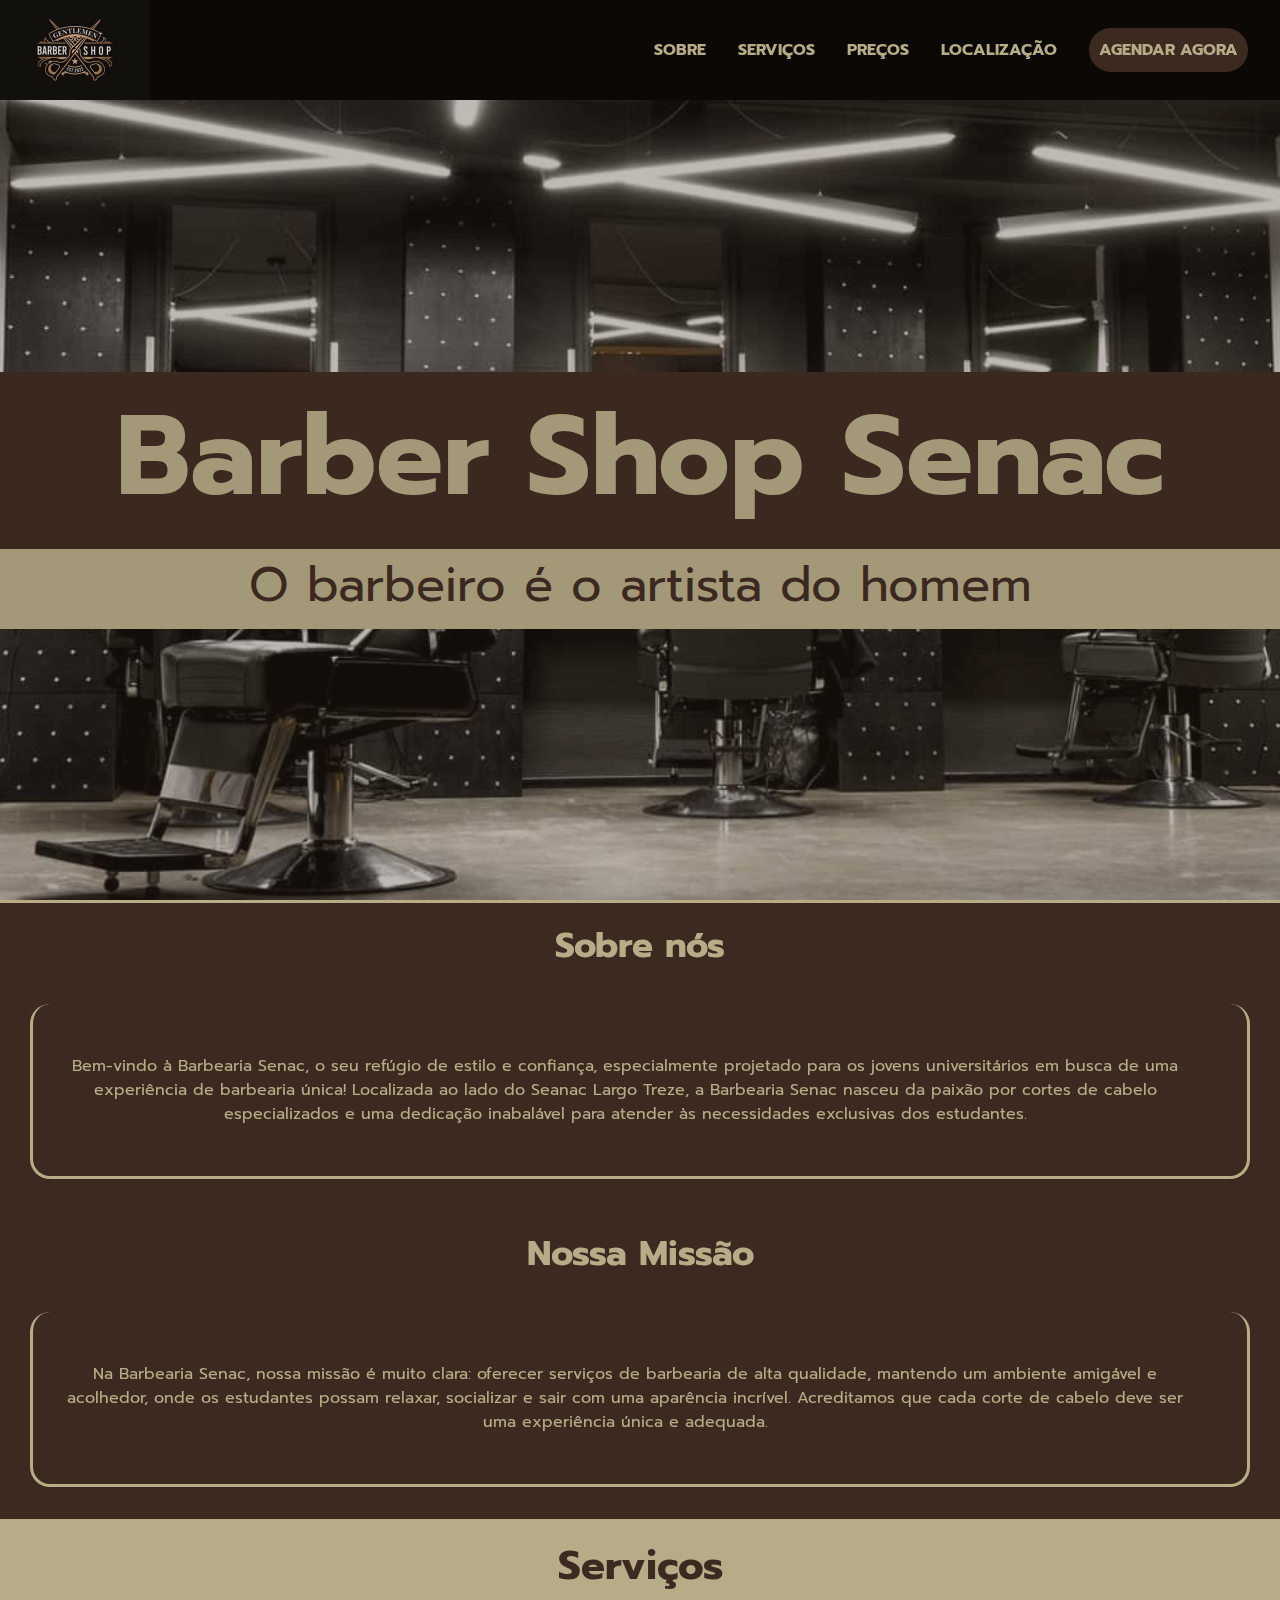
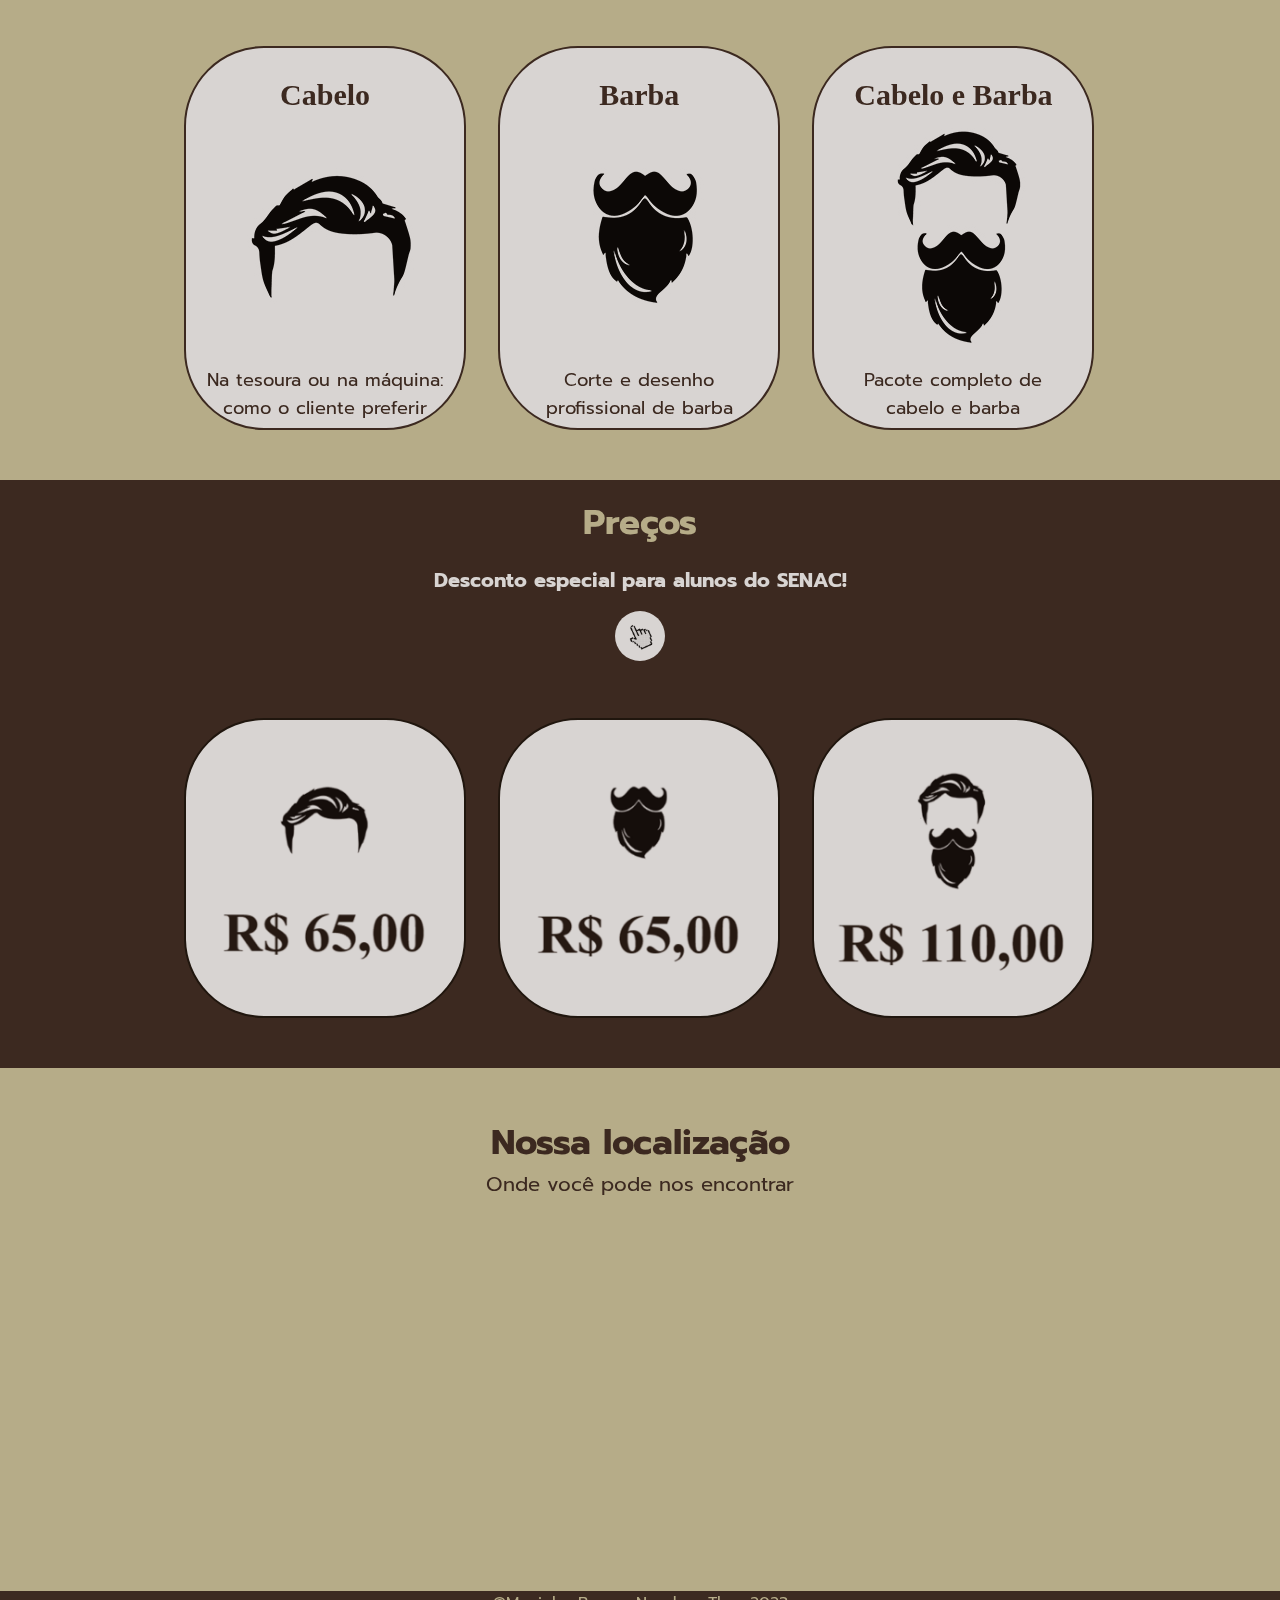
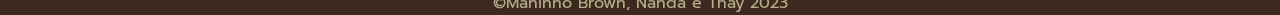
<file: PROJECT_BARBERSHOP/index.html>
<!DOCTYPE html>
<html lang="pt-br">

<head>
    <meta charset="UTF-8">
    <meta name="viewport" content="width=device-width, initial-scale=1.0">
    <link rel="stylesheet" href="./css/style.css">
    <link rel="preconnect" href="https://fonts.googleapis.com">
    <link rel="preconnect" href="https://fonts.gstatic.com" crossorigin>
    <link href="https://fonts.googleapis.com/css2?family=Prompt:ital,wght@0,400;1,700&display=swap" rel="stylesheet">
    <title>Barber Shop Senac</title>
</head>

<body>
    <header>
        <!-- Barra de navegação -->
        <div class="container">
            <nav class="navbar-container">


                <img src="./img/logo-barbearia.png" alt="logo" class="logo">
                <ul class="menu-nav">
                    
                    <li>
                        <a href="#about">
                            Sobre
                        </a>
                    </li>
                    <li>
                        <a href="#Produtos">
                            Serviços
                        </a>
                    </li>
                    <li>
                        <a href="#Preços">
                            Preços
                        </a>
                    </li>
                    <li>
                        <a href="#localização">
                            Localização
                        </a>
                    </li>
                    <li>
                        <a href="./contato.html" id="link-btn">
                            Agendar agora
                        </a>
                    </li>
                </ul>
            </nav>
    </header>
    <main>


        <div class="banner-container">
            <h1>Barber Shop Senac</h1>
            <p>O barbeiro é o artista do homem</p>
        </div>
        <!-- Sobre -->
        <section class="about">
            <div class="sobre-container">
                <h1 class="line"><a id="about"></a>Sobre nós</h1>

                <p> Bem-vindo à Barbearia Senac, o seu refúgio de estilo e confiança, especialmente projetado para
                    os
                    jovens universitários em busca de uma experiência de barbearia única! Localizada ao lado do
                    Seanac
                    Largo Treze, a Barbearia Senac nasceu da paixão por cortes de cabelo especializados e uma
                    dedicação
                    inabalável para atender às necessidades exclusivas dos estudantes.</p>

                <h1>Nossa Missão </h1>
                <p> Na Barbearia Senac, nossa missão é muito clara: oferecer serviços de barbearia de alta
                    qualidade,
                    mantendo um ambiente amigável e acolhedor, onde os estudantes possam relaxar, socializar e sair
                    com
                    uma aparência incrível. Acreditamos que cada corte de cabelo deve ser uma experiência única e
                    adequada. </p>
            </div>
        </section>
        <!-- Secção de produtos -->
        <section class="products">
            <h1><a id="Produtos"></a>Serviços</h1>
            <ul class="produtos">

                <li>
                    <h2>Cabelo</h2>
                    <img src="./img/cabelo.jpg">
                    <p class="descricao-produto">Na tesoura ou na máquina: como o cliente preferir</p>

                </li>
                <li>
                    <h2>Barba</h2>
                    <img src=".//img/barba.jpg">
                    <p class="descricao-produto">Corte e desenho profissional de barba</p>

                </li>
                <li>
                    <h2>Cabelo e Barba</h2>
                    <img src="./img/cabelo+barba.jpg">
                    <p class="descricao-produto">Pacote completo de cabelo e barba</p>

                </li>
            </ul>
        </section>

        <!-- PREÇOS -->

        <section class="price">
            <h1><a id="Preços"></a>Preços</h1>
            <div class="subtitle-price">
                <h2>Desconto especial para alunos do SENAC!</h2>
                <img class="click" src="./img/click.gif">
            </div>
            <ul class="preços">
                <li class="p1"></li>
                <li class="p2"></li>
                <li class="p3"></li>
            </ul>
        </section>

        <!-- Localização -->
        <section class="map">
            <h3 class="maintitle"><a id="localização"> Nossa localização</a></h3>
            <p> Onde você pode nos encontrar</p>

            <div class="map-conteudo">
                <iframe
                    src="https://www.google.com/maps/embed?pb=!1m18!1m12!1m3!1d5885.991247635737!2d-46.70580658943911!3d-23.647978544504028!2m3!1f0!2f0!3f0!3m2!1i1024!2i768!4f13.1!3m3!1m2!1s0x94ce50f8ac76dfdb%3A0xc160a87f059ec93d!2sSenac%20Largo%20Treze!5e0!3m2!1spt-BR!2sbr!4v1696807330590!5m2!1spt-BR!2sbr"
                    width="100%" height="300" style="border:0;" allowfullscreen="" loading="lazy"
                    referrerpolicy="no-referrer-when-downgrade">
                </iframe>


            </div>
        </section>
        <footer>
            <p>&copy;Maninho Brown, Nanda e Thay 2023</p>
        </footer>







    </main>
    </div>
</body>

</html>
</file>
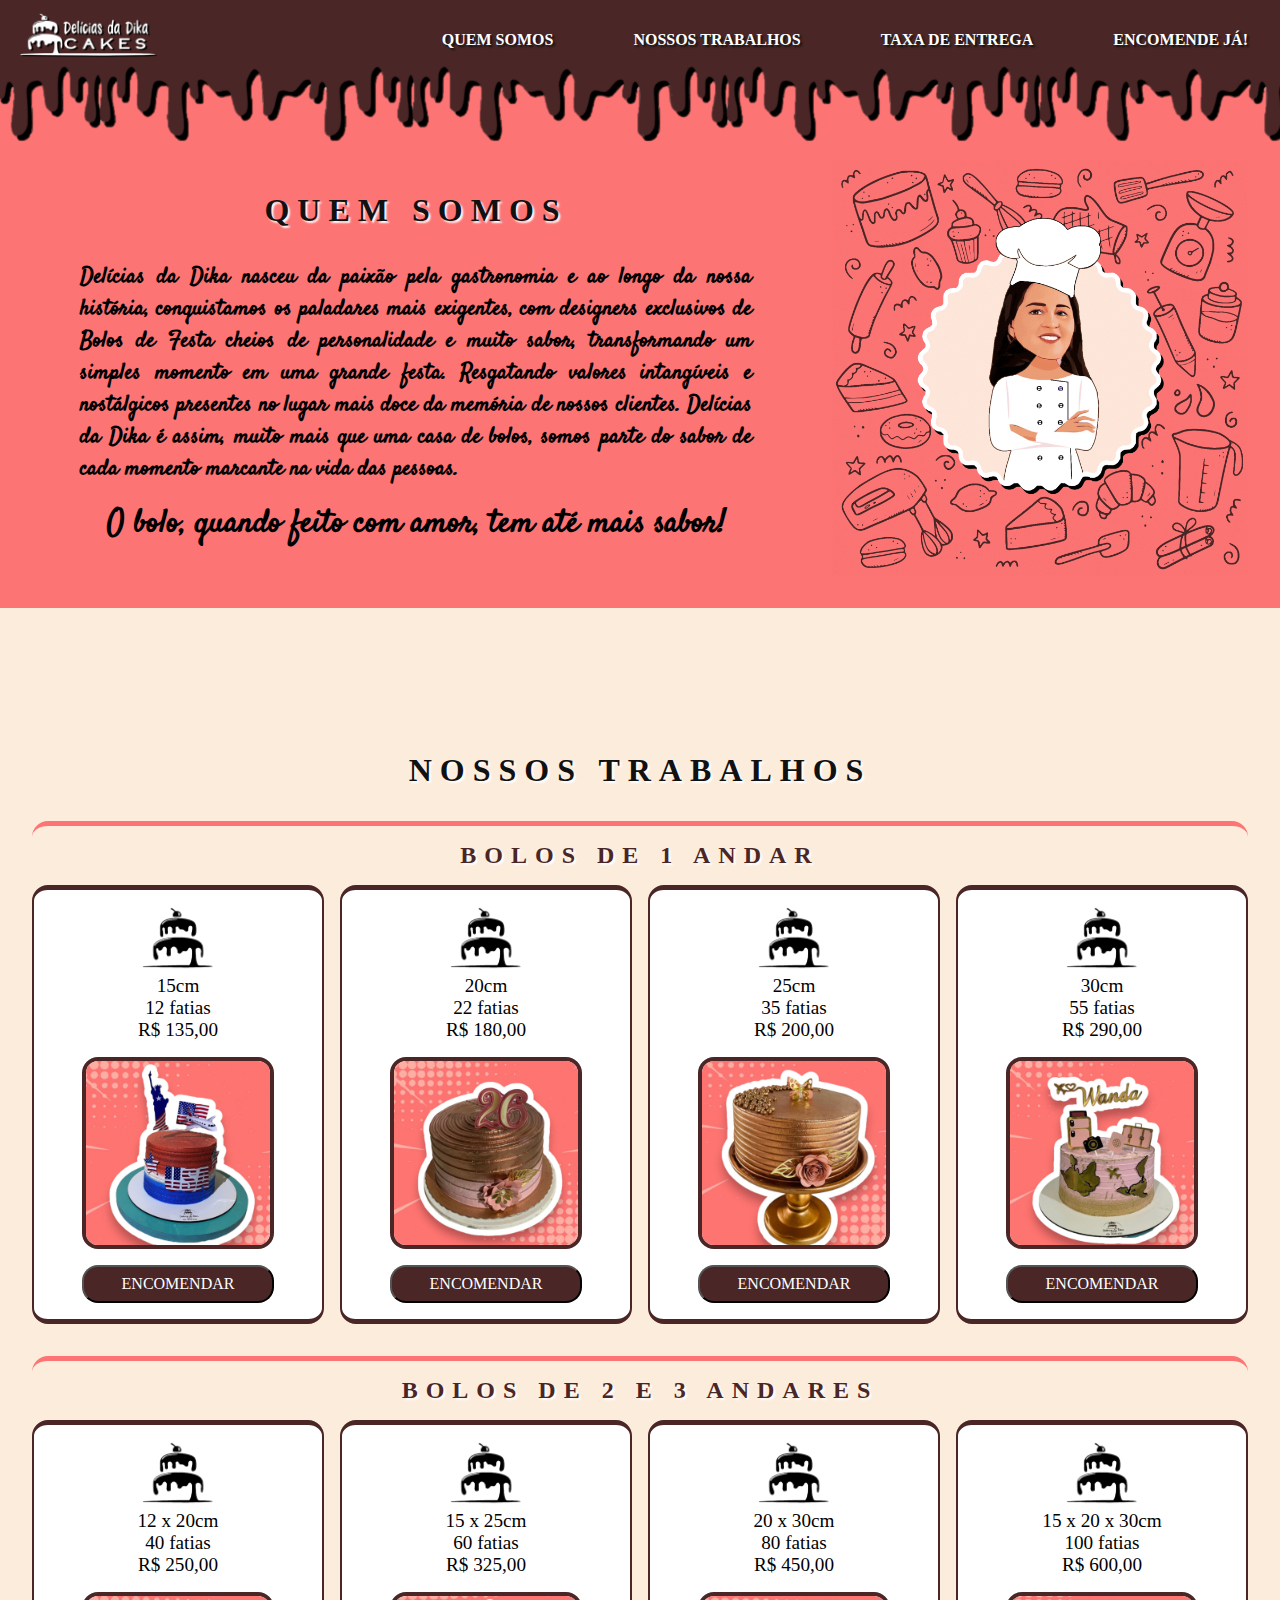
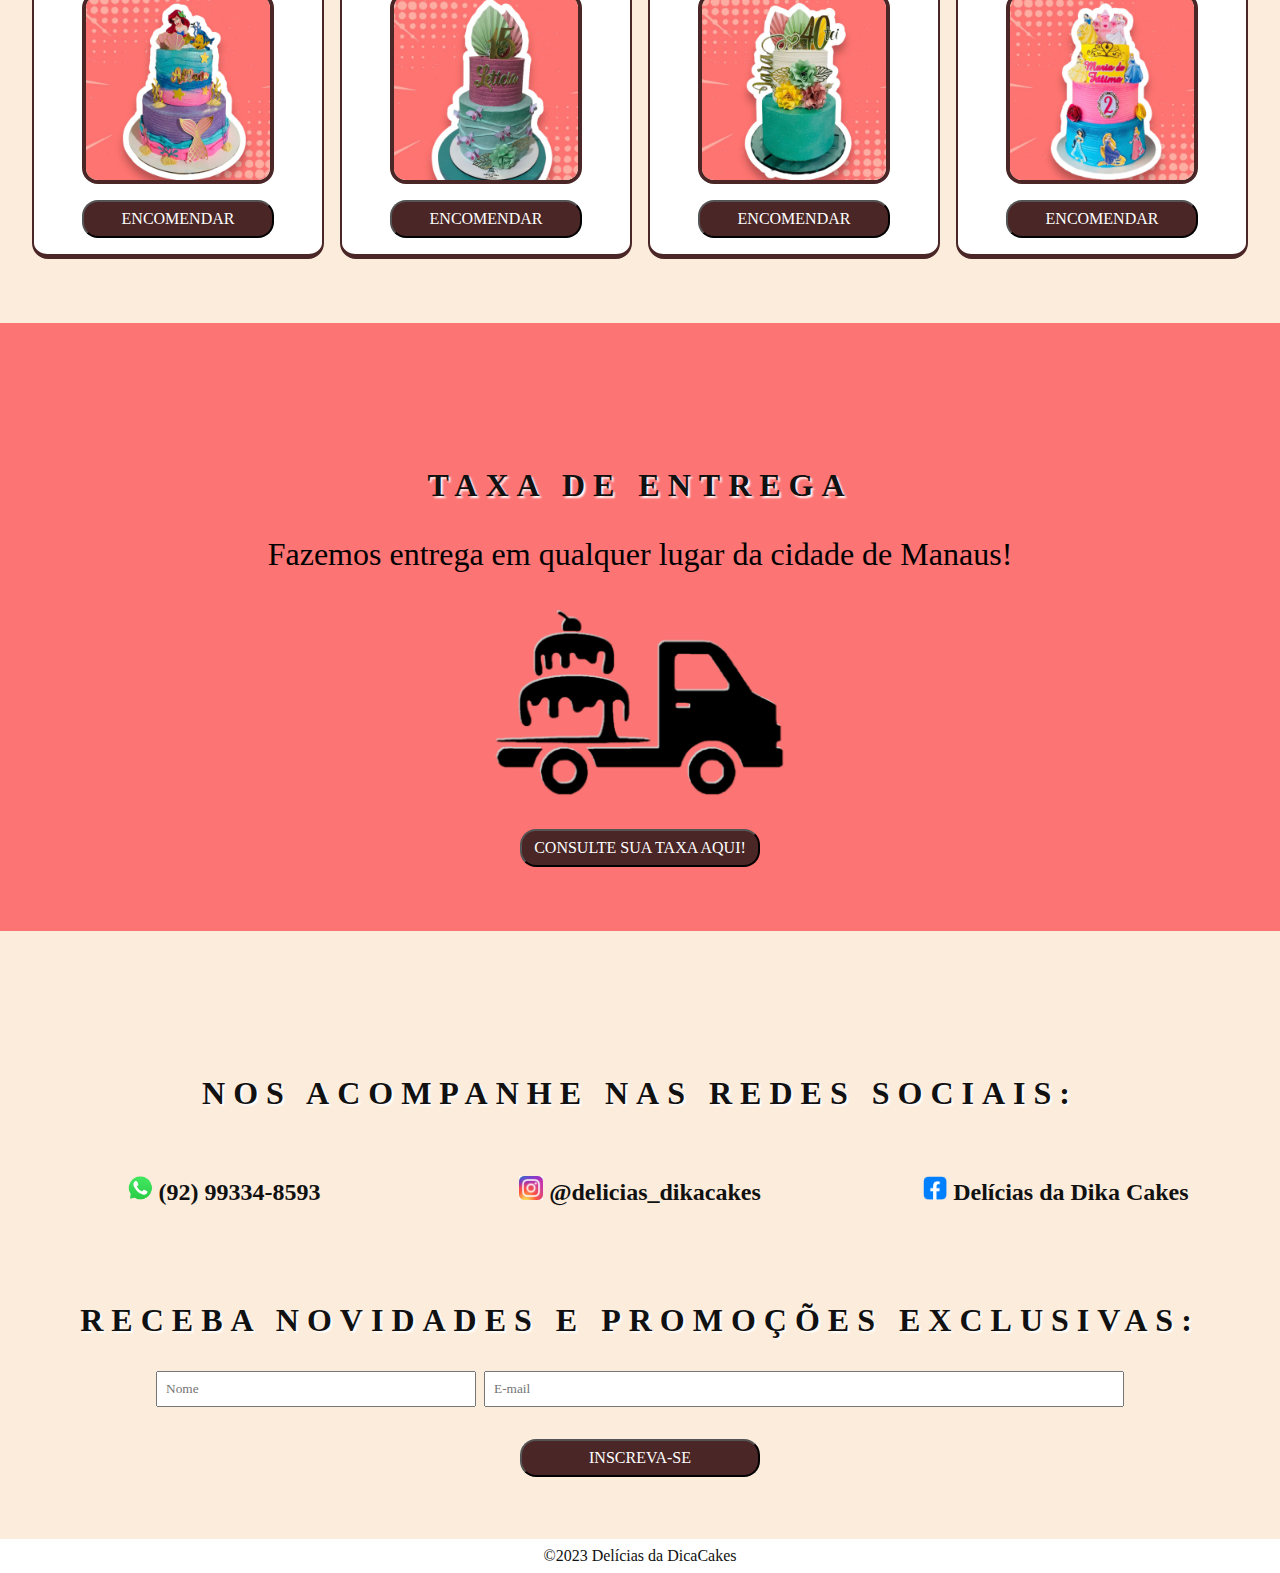
<file: PROJECT_CAKES/index.html>
<!DOCTYPE html>
<html lang="en">
<head>
    <meta charset="UTF-8">
    <meta name="viewport" content="width=device-width, initial-scale=1.0">
    <title>Delícias da Dika Cakes</title>
    <script src="./js/script.js" defer></script>
    <link rel="stylesheet" href="./css/style.css">
    <link rel="shortcut icon" href="./img/favicon.png" type="image/x-icon">
</head>
<body>
    <nav class="nav-container">
        <div>
            <img class="logo" src="./img/logo.png" alt="Delícias da DikaCakes">
        </div>
        <div class="nav-items">
            <ul>
                <li><a href="#">Quem Somos</a></li>
                <li><a href="#">Nossos trabalhos</a></li>
                <li><a href="#">Taxa de entrega</a></li>
                <li><a href="#">Encomende Já!</a></li>
            </ul>
        </div>
    </nav>  
    <div class="choco">
        <img src="./img/choco.png">                              
    </div>    
    <section class="slide-container">   
        <div class="slide">
            <h1>Quem somos</h1>
            <p>Delícias da Dika nasceu da paixão pela gastronomia e ao longo da nossa história, conquistamos os paladares mais exigentes, com designers exclusivos de Bolos de Festa cheios de personalidade e muito sabor, transformando um simples momento em uma grande festa. Resgatando valores intangíveis e nostálgicos presentes no lugar mais doce da memória de nossos clientes. Delícias da Dika é assim, muito mais que uma casa de bolos, somos parte do sabor de cada momento marcante na vida das pessoas.</p>
            <p id="slogan">O bolo, quando feito com amor, tem até mais sabor!</p>
        </div>         
        <img src="./img/slide.gif" alt="Dika">   
    </section>
    <section class="cakes-container">
        <h1>Nossos trabalhos</h1>
        <h2>Bolos de 1 andar</h2>
        <div class="cake-andar">
            <ul>
                <li><img class="icon" src="./img/icon-cake.png"></li>
                <li>15cm</li>
                <li>12 fatias</li>
                <li class="price">R$ 135,00 </li>
                <li class="carrossel">
                    <div class="container-carrossel" id="imga">
                        <img src="./cakes/15cm/IMG_5261.jpg">
                        <img src="./cakes/15cm/IMG_5262.jpg">
                        <img src="./cakes/15cm/IMG_5263.jpg">
                        <img src="./cakes/15cm/IMG_5290.PNG.jpg">
                    </div>
                </li>
                <button class="pedir"><a href="#">Encomendar</a></button>
            </ul>
            <ul>
                <li><img class="icon" src="./img/icon-cake.png"></li>
                <li>20cm</li>
                <li>22 fatias</li>
                <li class="price">R$ 180,00 </li>
                <li class="carrossel">
                    <div class="container-carrossel" id="imgb">
                        <img src="./cakes/20cm/IMG_5265.jpg">
                        <img src="./cakes/20cm/IMG_5277.jpg">
                        <img src="./cakes/20cm/IMG_5284.jpg">
                        <img src="./cakes/20cm/IMG_5285.jpg">
                    </div>
                </li>
                <button class="pedir"><a href="#">Encomendar</a></button>
            </ul>
            <ul>
                <li><img class="icon" src="./img/icon-cake.png"></li>
                <li>25cm</li>
                <li>35 fatias</li>
                <li class="price">R$ 200,00 </li>
                <li class="carrossel">
                    <div class="container-carrossel" id="imgc">
                        <img src="./cakes/25cm/IMG_5266.jpg">
                        <img src="./cakes/25cm/IMG_5267.jpg">
                        <img src="./cakes/25cm/IMG_5278.jpg">
                        <img src="./cakes/25cm/IMG_5280.PNG.jpg">
                    </div>
                </li>
                <button class="pedir"><a href="#">Encomendar</a></button>
            </ul>
            <ul>
                <li><img class="icon" src="./img/icon-cake.png"></li>
                <li>30cm</li>
                <li>55 fatias</li>
                <li class="price">R$ 290,00 </li>
                <li class="carrossel">
                    <div class="container-carrossel" id="imgd">
                        <img src="./cakes/30cm/IMG_5281.jpg">
                        <img src="./cakes/30cm/IMG_5282.jpg">
                        <img src="./cakes/30cm/IMG_5283.jpg">
                        <img src="./cakes/30cm/IMG_5286.jpg">
                    </div>
                </li>
                <button class="pedir"><a href="#">Encomendar</a></button>
            </ul>
        </div>
        <h2>Bolos de 2 e 3 andares</h2>
        <div class="cake-andar">
            <ul>
                <li><img class="icon" src="./img/icon-cake.png"></li>
                <li>12 x 20cm</li>
                <li>40 fatias</li>
                <li class="price">R$ 250,00 </li>
                <li class="carrossel">
                    <div class="container-carrossel">                
                        <img src="./cakes/1/IMG_5293.jpg">
                    </div>
                </li>
                <button class="pedir"><a href="#">Encomendar</a></button>
            </ul>
            <ul>
                <li><img class="icon" src="./img/icon-cake.png"></li>
                <li>15 x 25cm</li>
                <li>60 fatias</li>
                <li class="price">R$ 325,00 </li>
                <li class="carrossel">
                    <div class="container-carrossel">
                        <img src="./cakes/2/IMG_5292.jpg">
                    </div>
                </li>
                <button class="pedir"><a href="#">Encomendar</a></button>
            </ul>
            <ul>
                <li><img class="icon" src="./img/icon-cake.png"></li>
                <li>20 x 30cm</li>
                <li>80 fatias</li>
                <li class="price">R$ 450,00 </li>
                <li class="carrossel">
                    <div class="container-carrossel">
                        <img src="./cakes/3/IMG_5296.jpg">
                    </div>
                </li>
                <button class="pedir"><a href="#">Encomendar</a></button>
            </ul>
            <ul>
                <li><img class="icon" src="./img/icon-cake.png"></li>
                <li>15 x 20 x 30cm</li>
                <li>100 fatias</li>
                <li class="price">R$ 600,00 </li>
                <li class="carrossel">
                    <div class="container-carrossel">
                        <img src="./cakes/4/IMG_5300.PNG.jpg.jpg">
                    </div>
                </li>
                <button class="pedir"><a href="#">Encomendar</a></button>
            </ul>
        </div>
    </section>
    <section class="entrega-container">        
        <h1>Taxa de Entrega</h1>
        <p>Fazemos entrega em qualquer lugar da cidade de Manaus!</p>
        <img class="ent-img" src="./img/entrega.png">   
        <button>Consulte sua taxa aqui!</button>             
    </section>
    <section class="social-news">
        <h1>Nos acompanhe nas redes sociais:</h1>
        <div class="social">            
            <a href="#"><img class="social-img" src="./img/whats.png">  (92) 99334-8593</a>
            <a href="#"><img class="social-img" src="./img/insta.jfif">  @delicias_dikacakes</a>
            <a href="#"><img class="social-img" src="./img/fb.png">  Delícias da Dika Cakes</a>
        </div>
        <div class="news">
            <h1>Receba novidades e promoções exclusivas:</h1>
            <div class="news-1">
                <input type="text" id="name" placeholder="Nome">
                <input type="email" id="email" placeholder="E-mail">
            </div>            
            <button>Inscreva-se</button>            
        </div>    
    </section>
    <footer>   
        <p id="copyright">&copy;2023 Delícias da DicaCakes</p>
    </footer>
    
    


    


  
</body>
</html>
</file>
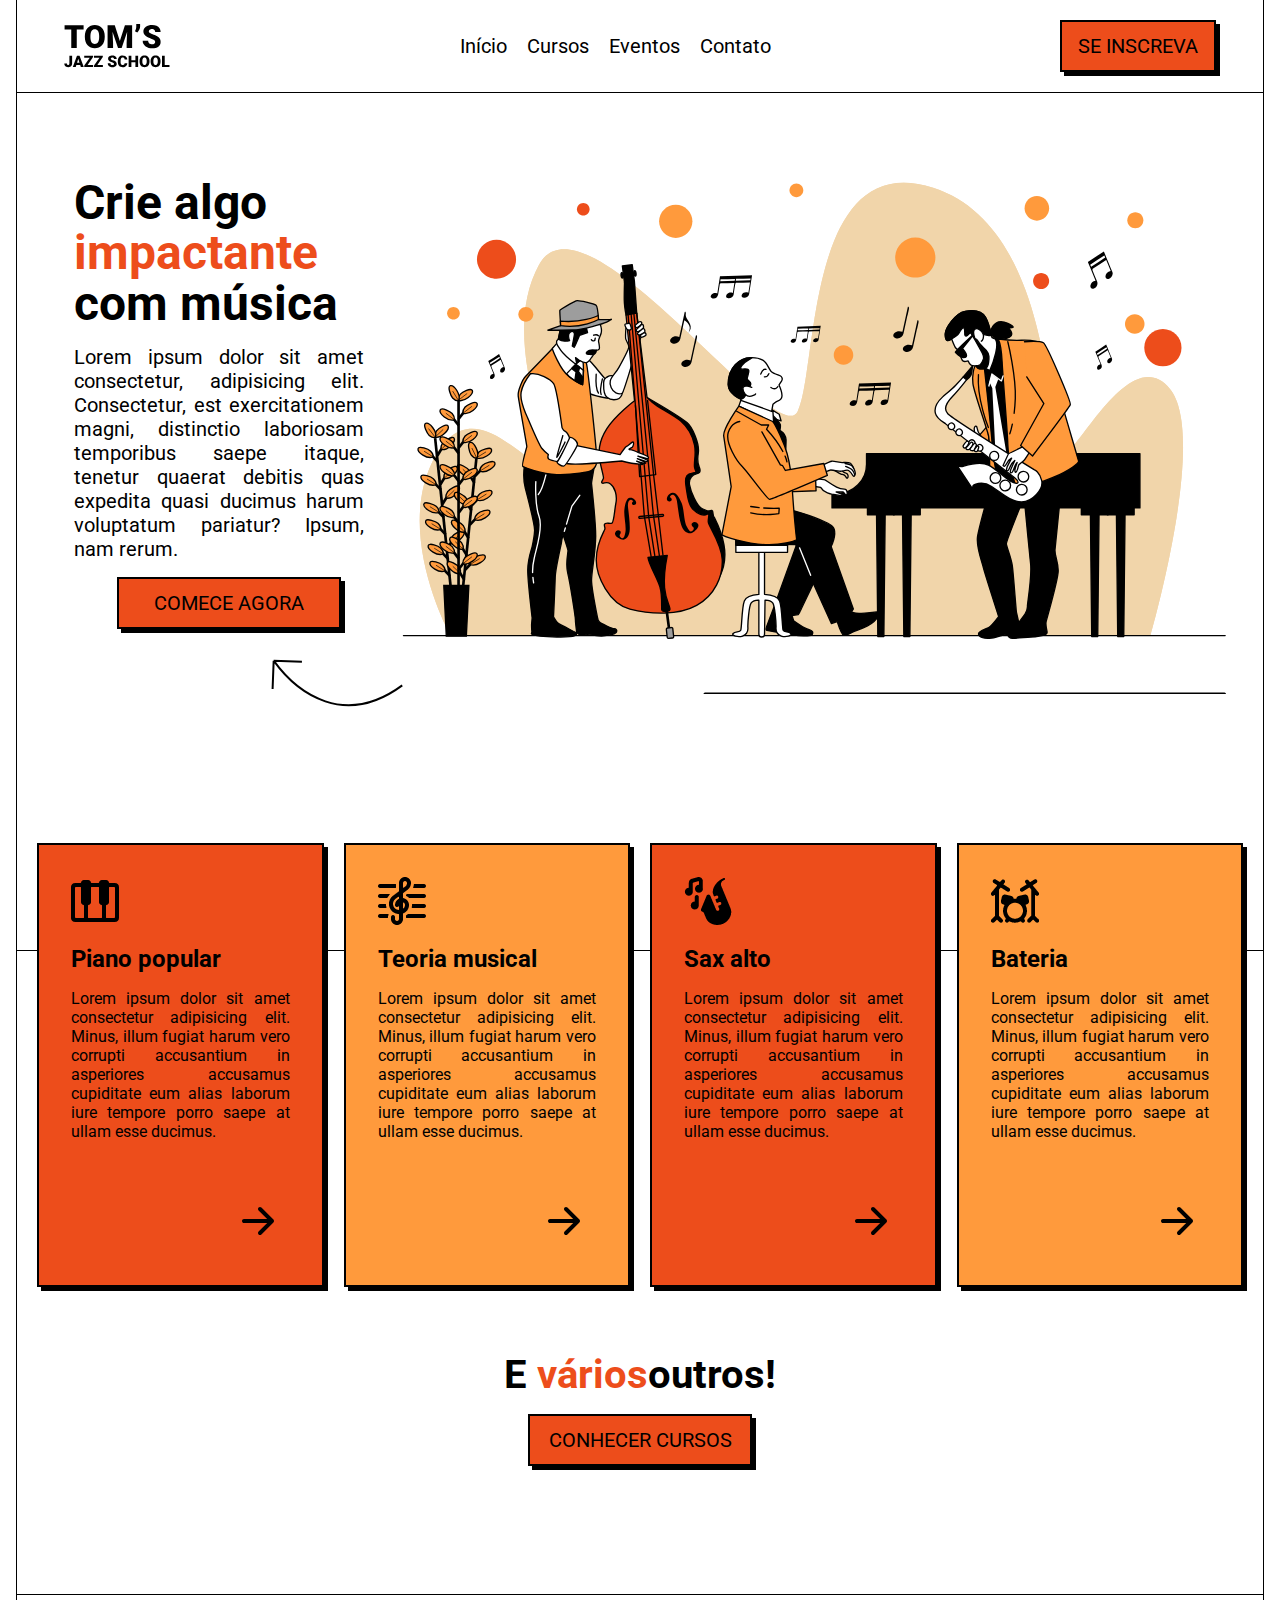
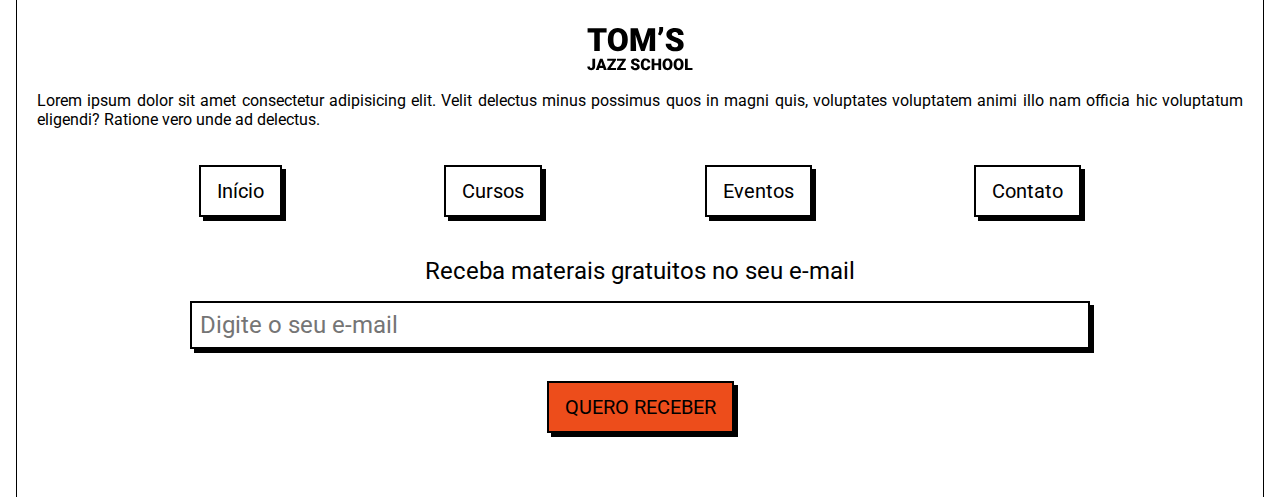
<file: PROJECT_LANDING/index.html>
<!DOCTYPE html>
<html lang="pt-br">

<head>
    <meta charset="UTF-8">
    <meta name="viewport" content="width=device-width, initial-scale=1.0">
    <title>Tom's Jazz Schoool</title>
    <link rel="stylesheet" href="./css/style.css">
</head>

<body>
    <header>
        <div class="container">
            <img src="./img/logo.svg" alt="Tom's Jazz School">
            <nav>
                <a href="#">Início</a>
                <a href="#">Cursos</a>
                <a href="#">Eventos</a>
                <a href="#">Contato</a>
            </nav>
            <a href="#" class="button px-auto mt-1">Se inscreva</a>
        </div>
    </header>
    <main>
        <section class="hero-section">
            <div class="container container-row-reverse">
                <img src="./img/hero-img.svg" alt="Banda de Jazz tocando">
                <div>
                    <h1 class="mt-2">Crie algo <span class="text-primary decoration">impactante</span> com música</h1>
                    <p class="mt-1 mt-2">Lorem ipsum dolor sit amet consectetur, adipisicing elit. Consectetur, est
                        exercitationem magni, distinctio laboriosam temporibus saepe itaque, tenetur quaerat debitis
                        quas
                        expedita quasi ducimus
                        harum voluptatum pariatur? Ipsum, nam rerum.</p>
                    <a href="#" class="button px-auto mt-1">Comece agora</a>
                </div>
            </div>
        </section>
        <section class="courses-section">
            <div class="cards">
                <article class="card">
                    <img src="./img/piano.png" alt="Icone de teclas de piano">
                    <strong>Piano popular</strong>
                    <p>Lorem ipsum dolor sit amet consectetur adipisicing elit. Minus, illum fugiat harum vero corrupti
                        accusantium in asperiores accusamus cupiditate eum alias laborum iure tempore porro saepe at
                        ullam esse ducimus.</p>
                    <img class="ir" src="./img/arrow-right.svg" alt="Ir para pagina do curso">
                </article>
                <article class="card">
                    <img src="./img/clef.png" alt="Icone da clave de sol">
                    <strong>Teoria musical</strong>
                    <p>Lorem ipsum dolor sit amet consectetur adipisicing elit. Minus, illum fugiat harum vero corrupti
                        accusantium in asperiores accusamus cupiditate eum alias laborum iure tempore porro saepe at
                        ullam esse ducimus.</p>
                    <img class="ir" src="./img/arrow-right.svg" alt="Ir para pagina do curso">
                </article>
                <article class="card">
                    <img src="./img/sax.png" alt="Icone do sax">
                    <strong>Sax alto</strong>
                    <p>Lorem ipsum dolor sit amet consectetur adipisicing elit. Minus, illum fugiat harum vero corrupti
                        accusantium in asperiores accusamus cupiditate eum alias laborum iure tempore porro saepe at
                        ullam esse ducimus.</p>
                    <img class="ir" src="./img/arrow-right.svg" alt="Ir para pagina do curso">
                </article>
                <article class="card">
                    <img src="./img/drums.png" alt="Icone da bateria">
                    <strong>Bateria</strong>
                    <p>Lorem ipsum dolor sit amet consectetur adipisicing elit. Minus, illum fugiat harum vero corrupti
                        accusantium in asperiores accusamus cupiditate eum alias laborum iure tempore porro saepe at
                        ullam esse ducimus.</p>
                    <img class="ir" src="./img/arrow-right.svg" alt="Ir para pagina do curso">
                </article>
            </div>
            <h2 class="text-center">E <span class="text-primary">vários</span>outros!</h2>
            <a class="button px-auto mt-1" href="#">Conhecer cursos</a>
        </section>
    </main>
    <footer>
        <div>
            <img class="mt-1 mt-2" src="./img/logo.svg" alt="Tom's Jazz School">
            <p class="mt-2">Lorem ipsum dolor sit amet consectetur adipisicing elit. Velit delectus minus possimus quos
                in magni quis, voluptates voluptatem animi illo nam officia hic voluptatum eligendi? Ratione vero unde
                ad delectus.</p>
        </div>
        <nav>
            <a class="button2" href="#">Início</a>
            <a class="button2" href="#">Cursos</a>
            <a class="button2" href="#">Eventos</a>
            <a class="button2" href="#">Contato</a>
        </nav>
        <form class="newsletter">
            <label class="mt-2" for="email">Receba materais gratuitos no seu e-mail</label>
            <input type="email" name="email" id="email" placeholder="Digite o seu e-mail" class="mt-2">
            <button class="button px-auto mt-1">Quero receber</button>
        </form>
    </footer>
</body>

</html>
</file>
<file: PROJECT_BARBERSHOP/css/style.css>
* {
    padding: 0;
    margin: 0;
    box-sizing: 0;
}

body {}

/* Menu de Navegação */
.navbar-container {
    width: 100%;
    height: 100px;
    background-color: black;
    line-height: 100px;
    display: flex;
    flex-direction: row;
    justify-content: space-between;
}

.menu-nav {
    display: flex;
    gap: 2rem;
    margin-right: 2rem;
    list-style: none;
    text-transform: uppercase;
    font-family: 'Prompt', sans-serif;
}

.menu-nav a {
    color: #D5CEA3;
    text-decoration: none;
    font-weight: bold;
    transition: 0.5s;
}

.menu-nav a:hover {
    color: #E5E5CB;
}

#link-btn {
    background-color: #3C2A21;
    color: #D5CEA3;
    height: 50%;
    line-height: 50px;
    margin-top: 15px;
    border-radius: 2rem;
    padding: 10px;
}

#link-btn:hover {
    background-color: #D5CEA3;
    color: #1A120B;
}


/* Banner */
.banner-container {
    background-image: url(../img/banner-barbearia.png);
    background-size: cover;
    background-position: center;
    width: 100%;
    height: 50rem;
    opacity: 85%;
    display: flex;
    align-items: center;
    flex-direction: column;
    justify-content: center;
    font-family: 'Prompt', sans-serif;
}

.banner-container h1 {
    color: #D5CEA3;
    text-align: center;
    align-items: center;
    font-weight: bolder;
    font-size: 7rem;
    background-color: #3C2A21;
    width: 100%;
    padding-bottom: 0.5rem;

}

.banner-container p {
    text-align: center;
    font-size: 3rem;
    background-color: #D5CEA3;
    width: 100%;
    padding-bottom: 0.5rem;
    color: #3C2A21;
}


/* Sobre */
.sobre-container h1,
p {
    text-align: center;
    font-family: 'Prompt', sans-serif;
}

.sobre-container h1 {
    color: #D5CEA3;
    padding-top: 1rem;
    font-size: 35px;
}

.line {
    border-top: 3px solid #D5CEA3;
}

.sobre-container p {
    background-color: transparent;
    border: 3px solid #D5CEA3;
    color: #D5CEA3;
    border-top: 20px;
    border-radius: 20px;
    text-decoration: double;
    margin: 30px;
    padding: 50px;
    padding-left: 20px;
    margin-top: 2rem;
    margin-bottom: 2rem;
}

body {
    background-color: #3C2A21;
    opacity: 80%;
}


/* Produtos */
.products {
    background-color: #D5CEA3;

}

.products h1 {
    text-align: center;
    color: #3C2A21;
    background-color: #D5CEA3;
    padding-top: 1rem;
    font-size: 40px;
    font-family: 'Prompt', sans-serif;
}

.produtos {
    width: 940px;
    overflow-wrap: break-word;
    margin: 0 auto;
    padding: 50px 0;
    color: #3C2A21;
    background-color: #D5CEA3;
}

.produtos li {
    display: inline-block;
    text-align: center;
    width: 30%;
    vertical-align: top;
    margin: 0 1.5%;
    padding: 30px 20px;
    box-sizing: border-box;
    border: 2px solid #3C2A21;
    border-radius: 80px;
    background-color: white;

}

.produtos li:hover {
    border-color: #E5E5CB;
}

.produtos li:active {
    border-color: seagreen;
}

.produtos h2 {
    font-size: 30px;
    font-weight: bold;
}

.produtos li:hover h2 {
    font-size: 36px;
}

.descricao-produto {
    font-size: 18px;
    height: 32px;
}


/* Preços */

.price {
    background-color: #3C2A21;

}

.price h1 {
    text-align: center;
    color: #D5CEA3;
    background-color: #3C2A21;
    padding-top: 1rem;
    font-size: 35px;
    font-family: 'Prompt', sans-serif;
}

.subtitle-price {
    text-align: center;
    font-family: 'Prompt', sans-serif;
}

.subtitle-price h2 {
    color: #fff;
    font-size: 20px;
    padding: 1rem;
}

.subtitle-price .click {
    height: 30px;
    padding: 10px;
    border-radius: 50%;
    background-color: #fff;
}

.preços {
    width: 940px;
    overflow-wrap: break-word;
    margin: 0 auto;
    padding: 50px 0;
    background-color: #3C2A21;
}

.preços li {
    display: inline-block;
    text-align: center;
    width: 30%;
    vertical-align: top;
    margin: 0 1.5%;
    padding: 30px 20px;
    box-sizing: border-box;
    border: 2px solid #1A120B;
    border-radius: 80px;
    background-color: #fff;
    font-size: 20px;
    font-weight: bold;
    cursor: pointer;
}

.p1,
.p2,
.p3 {
    background-size: cover;
    background-position: center;
    height: 300px;
}

.p1 {
    background-image: url(../img/corte_1.png);
}

.p1:hover {
    background-image: url(../img/corte_2.png);
    background-size: cover;
    background-position: center;
    height: 300px;
}

.p2 {
    background-image: url(../img/barba_1.png);
}

.p2:hover {
    background-image: url(../img/barba_2.png);
    background-size: cover;
    background-position: center;
    height: 300px;
}

.p3 {
    background-image: url(../img/cortebarba_1.png);
}

.p3:hover {
    background-image: url(../img/cortebarba_2.png);
    background-size: cover;
    background-position: center;
    height: 300px;
}


/* Localização */
.maintitle {
    text-align: center;
    color: #3C2A21;
    font-size: 35px;
    font-family: 'Prompt', sans-serif;
}

.map-conteudo {
    width: 940px;
    margin: 0 auto;
}

.map {
    padding: 3em 0 3em 0;
    background: #D5CEA3;
}

.map p {
    margin: 0 0 2em 0;
    text-align: center;
    color: #3C2A21;
    font-size: 20px;
}

/* Footer */
footer {
    color: #D5CEA3;
}

/* Pagina de agendamento */
form {

    margin: 20px 40px;
    background-color: #E5E5CB;
    padding: 3rem;

}

form label,
legend {
    display: block;
    font-size: 20px;
    margin: 0 0 10px;
    padding: 5px;

}

fieldset {
    padding: 1rem;
}

.input-padrao {
    display: block;
    margin: 0 0 20px;
    padding: 05px 25px;
    width: 50%;
}

table {
    margin: 20px 40px;
}

thead {
    background: #D5CEA3;
    color: #3C2A21;
    font-weight: bold;
}

td,
th {
    border: 1px solid rgb(119, 102, 58);
    padding: 8px 15px;
}

.checkbox-news {
    margin: 20px;
  
}
.checkbox-news input{
    margin-right: 6px ;
}

.sendbotton {
    width: 20%;
    padding: 15px 0;
    background: #3C2A21;
    color: white;
    font-weight: bold;
    font-size: 18px;
    border: none;
    border-radius: 10px;
    transition: 1s all;
    cursor: pointer
}

.sendbotton:hover {
    background: #D5CEA3;
    transform: scale(1.2);
    color: #3C2A21;

}
@media (max-width:1100px) {
   
}
/* tablet */
@media (max-width:900px) {
    html,
    body{
        overflow-x: hidden;
    }
    .banner-container h1{ 
        padding: 0 6rem;
        font-size: 50px;
        
    }
    .banner-container p{ 
        padding: 0 6rem;
        font-size: 40px;
    }
    .produtos ul{
        display: flex;
        justify-content: center;
        align-items: center;
        text-align: center;
    }
   .produtos li{
    display: flex;
    flex-direction: column;
    justify-content: space-evenly;
    align-content: center;
    text-align: center;
    margin-left: 19rem;
    margin-bottom: 3rem;
   }
   .preços li{
    display: block;
    margin-left: 19rem;
    margin-bottom: 3rem;
   }
   .map-conteudo{
    width: 50%;
   }
  
}
@media (max-width:768px) {
    html,
    body{
        overflow-x: hidden;
    }
.menu-nav{
    gap:1rem;
    flex-wrap: nowrap;
    font-size: 12px;
   
}
.produtos li{
    margin-left: 15rem;

}
.preços li{
    margin-left: 15rem;

}  
} 

@media (max-width:620px){
    .menu-nav{
        gap: 10px;
    }
    .banner-container p{
        font-size: 20px;
    }
    .sobre-container p{
       display: block;
      padding: 1rem;
    }
    .produtos li{
        margin-left: 50%;
    
    }
    .preços li{
        margin-left: 10rem;
    
    } 
    .map-conteudo{
        width: 80%;
       }
}
@media (max-width:395px){
    html,
    body{
        overflow-x: hidden;
    }

   .sobre-container p{
    margin: 10px;
    
}
.produtos li{
    margin-left: 2%;

}
.preços li{
    margin-left: 2%;

} 
.map-conteudo{
    width: 80%;
   }
}
</file>
<file: PROJECT_CAKES/css/style.css>
@import url('https://fonts.googleapis.com/css2?family=Edu+TAS+Beginner&family=Jost:wght@600&family=Neucha&family=Pacifico&family=Playpen+Sans:wght@300&family=Raleway:wght@500&family=Satisfy&display=swap');

* {
    margin: 0;
    padding: 0;
    box-sizing: border-box;
    width: 100%;
    font-family: 'Trebuchet MS';
}

h1{
    color: #111;
    text-align: center;
    margin-bottom: 2rem;
    font-weight: bold;
    font-size: 2rem;
    letter-spacing: 0.5rem;
    text-transform: uppercase;
    text-shadow: 2px 2px 2px #fff;  
}

h2{    
    color: #4a2626;
    border-radius: 1rem;
    text-align: center;
    padding: 1rem;
    text-transform: uppercase;
    text-shadow: 2px 2px 2px #fff; 
    letter-spacing: 0.5rem;
    border-top: 5px solid #fc7473;
}

.nav-container{
    display: flex;
    background-color: #4a2626;
    width: 100%;
    height: 4rem;
    align-items: center;
    position: fixed;
    z-index: 1;
}

.logo{
    height: 3rem;
    width: auto;
    padding-left: 1rem;
    margin-top: 0.5rem;
}

.nav-items ul{
    display: flex;
    list-style: none;
    gap: 5rem;
    padding-right: 2rem;
    padding-top: 1rem;
}

.nav-items a{
    text-transform: uppercase;
    color: #fff;
    text-decoration: none; 
    font-size: 1rem;
    font-weight: bold;
    text-shadow: 2px 2px 2px #111;  
    white-space: nowrap;
}

.choco{   
    display: flex;
    height: 5rem;
    top: 4rem;
    width: 100%;
    position: fixed;
    z-index: 1;
}

.slide-container{
    display: flex;    
    background-color: #fc7473;
    height: 38rem;
    align-items: end;
    padding-left: 5rem;
    padding-right: 2rem;
    padding-bottom: 2rem;
    gap: 5rem;
}

.slide{
    height: 25rem;
    padding-top: 1rem;
}

.slide p{
    font-size: 1.4rem;
    font-weight: bold;
    text-align: justify;
    font-family: 'Satisfy', cursive;
}

#slogan{
    margin-top: 1rem;
    font-size: 2rem;
    text-align: center;
}

.slide-container img{    
    height: 26rem;
    width: auto;
}

.cakes-container{
    padding: 9rem 2rem 2rem 2rem;
    background-color: #fcecdc;
    height:80;
}

.cake-andar{
    display: flex;
    text-align: center;
    gap: 1rem;
}

.icon{
    height: 4rem;
    width: auto;
}

.cake-andar ul{
    padding: 1rem;
    background-color: #fff;
    border-top: 5px solid #4a2626;
    border-bottom: 5px solid #4a2626;
    border-left: 2px solid #4a2626;
    border-right: 2px solid #4a2626;
    border-radius: 1rem;
    list-style: none;
    margin-bottom: 2rem;
}

.cake-andar li{
    font-size: 1.2rem;
}

.cake-andar ul button{
    background-color: #4a2626;
    padding: 0.5rem;    
    width: 12rem;
    cursor: pointer;
    border-radius: 1rem;
}

.cake-andar ul button a{
    color: #fff;
    font-size: 1rem;
    text-transform: uppercase;
    text-decoration: none;
}

.carrossel{
    overflow: hidden;
    height: 12rem;
    width: 12rem;
    border-radius: 1rem;
    margin: 1rem auto;
    border: 4px solid #4a2626;    
}

.container-carrossel{
    display: flex;
    transition: transform 0.5s ease-in-out;
    transform: translateX(0);
}

.container-carrossel img{
    object-fit: cover;
    height: 12rem;
    width: 12rem;
}

.entrega-container{
    padding: 9rem 2rem 2rem 2rem;
    background-color: #fc7473;
    height: 38rem;
    text-align: center;
}

.entrega-container p{
    font-size: 2rem;
    margin-bottom: 2rem;
}

.entrega-container button{
    background-color: #4a2626;
    padding: 0.5rem;    
    width: 15rem;
    cursor: pointer;
    border-radius: 1rem;
    margin-bottom: 2rem;
    cursor: pointer;
    color: #fff;
    font-size: 1rem;
    text-transform: uppercase;
}

.ent-img{
    height: 12rem;
    width: auto;
    display: block;
    margin: 0 auto 2rem auto;   
}

.social-news{
    padding: 9rem 2rem 2rem 2rem;
    background-color: #fcecdc;
    height: 38rem;
    text-align: center;
}

.social{
    gap: 2rem;
    display: flex;
}

.social a{
    padding-top: 2rem;
    text-decoration: none;
    font-size: 1.5rem;
    color: #111;
    font-weight: bold;
    padding-bottom: 2rem;
}

.social-img{
    height: 1.5rem;
    width: auto;
}

.news{
    margin-top: 4rem;
}

.news-1{
    display: flex;
    gap: 0.5rem;
    justify-content: center;
}

.news-1 input{
    padding: 0.5rem;
    width: 20rem;
    
}

footer{
    text-align: center;
    font-size: 1rem;
    color: #111;
    margin: 0.5rem 0;
}

#email{
    width: 40rem;
}

.news button{
    background-color: #4a2626;
    padding: 0.5rem;    
    width: 15rem;
    cursor: pointer;
    border-radius: 1rem;
    margin-bottom: 2rem;
    cursor: pointer;
    color: #fff;
    font-size: 1rem;
    text-transform: uppercase;
    margin-top: 2rem;

}
</file>
<file: PROJECT_LANDING/css/style.css>
@import url('https://fonts.googleapis.com/css2?family=Roboto:wght@700&display=swap');

*{
    box-sizing: border-box;
    margin: 0;
    padding: 0;
    font-family: 'Roboto';
}

:root{
    --color-primary:#ED4D1B;
    --color-secundary: #FF9A3C;
    --color-black: #000;
    --color-white: #fff;
}

body{
    background-color: linear-gradient(90deg, #FFE701 0%, #FFF2E6 100%);
    padding: 0 1rem;
}

header,
.hero-section,
.courses-section,
footer{
    border-color: var(--color-black);
    border-style: solid;
    border-width: 0 1px 1px 1px;
    padding: 1.25rem;
}

header img{
    display: block;
    margin: 1rem auto;
}

header nav{
    display: grid;
    grid-template-columns: 1fr 1fr;
    margin: 1rem auto 0;
}

nav a{
    color: var(--color-black);
    font-size: 1.25rem;
    padding: .5rem;
    text-decoration: none;
}

header nav a:nth-child(2n-1){
    text-align: right ;

}

.button{
    background-color: var(--color-primary);
    border: 2px solid var(--color-black);
    box-shadow: 4px 4px 0 var(--color-black);
    color: var(--color-black);
    display: block;
    font-size: 1.25rem;
    padding: .75rem 1rem;
    max-width: 14rem;
    text-align: center;
    text-decoration: none;
    text-transform: uppercase;
}

.hero-section{
    padding-right: 0;
    padding-bottom: 16rem;
}

.hero-section img{
    display: block;
    margin: 1.25rem 0 0 auto;
    max-width: 100%;
}

h1{
    font-size: 3rem;
    line-height: 105%;
}

h2{
    font-size: 2.5rem;
    justify-content: center;
}

p{
    text-align: justify;
}

.hero-section p {
    font-size: 1.25rem;
    padding-right: 1.25rem;
}

.hero-section .button{
    position: relative;
}

.hero-section .button::after{
    position: absolute;
    background: url(../img/arrow-curve.svg);
    content: '';
    height: 48px;
    width: 132px;
    top: 5rem;
    right: -4rem;
}

.decoration{
    display: block;
    position: relative;
}

.decoration::after{
    content: '';
    background-color: url(../img/three-dashes.svg);
    position: absolute;
    height: 36px;
    width: 40px;
}

.courses-section{
    padding-bottom: 8rem;
}

.cards{
    display: flex;
    flex-direction: column;
    align-items: start;
    gap: 1.25rem;
    margin-top: -8rem;
    margin-bottom: 4rem;
}

.card{
    background-color: var(--color-primary);
    border: 2px solid var(--color-black);
    box-shadow: 4px 4px 0 var(--color-black);
    padding: 2rem 2rem;
}

.card:nth-child(2n){
    align-self: end;
    background-color: var(--color-secundary);
}

.card strong{
    display: block;
    font-size: 1.5rem;
    margin: 1rem 0;
}

.card .ir{
    display: block;
    margin: 3rem 0 0 auto;
    width: fit-content;
}

footer{
    border-bottom: 0;
    padding: 1rem 1.25rem 4rem;
}

footer nav a{
    display: block;
    padding-left: 0;
}

.newsletter label{
    display: block;
    font-size: 1.5rem;
}

.newsletter input{
    border: 2px solid var(--color-black);
    box-shadow: 4px 4px 0 var(--color-black);
    font-size: 1.5rem;
    padding: .5rem;
}

.mt-1{
    margin-top: 1rem;
}

.mt-2{
    margin-bottom: 1rem;
}

.px-auto {
    margin-left: auto;
    margin-right: auto;
}

.text-primary{
    color: var(--color-primary);
}

.text-center{
    text-align: center;
}

@media screen and (nin-width: 40rem){
    header nav{
        display: block;
        text-align: center;
    }
    .cards {
        flex-direction: row;
        flex-wrap: wrap;
        justify-content: center;
    }
    .card:nth-child(2n){
        margin-top: 1rem;
    }
}

@media screen and (min-width: 48rem){
    header div {
        display: flex;
        align-items: center;
        justify-content: space-between;
    }

    header nav{
        display: block;
    }

    header img,
    header nav,
    header .button{
        margin: 0;
    }
}

@media screen and (min-width: 72rem){
    .container{
        display: flex;
        align-items: center;
        margin: 0 auto;
        max-width: 72rem;
    }
    .container-row-reverse{
        flex-direction: row-reverse;
    }
    .cards{
        display: flex;
        flex-direction: row;
        position: relative;
    }
    .card{
        width: 30rem;
    }
    footer{
        text-align: center;
    }
    footer nav{
        display: flex;
        flex-direction: row;
        justify-content: space-evenly;
    }
    footer form input[type="email"]{
        width: 900px;
    }
    .button2{
    border: 2px solid var(--color-black);
    box-shadow: 4px 4px 0 var(--color-black);
    color: var(--color-black);
    font-size: 1.25rem;
    padding: .75rem 1rem;
    max-width: 14rem;
    text-align: center;
    margin: 20px 0 40px 0;
    

    }
}
</file>
